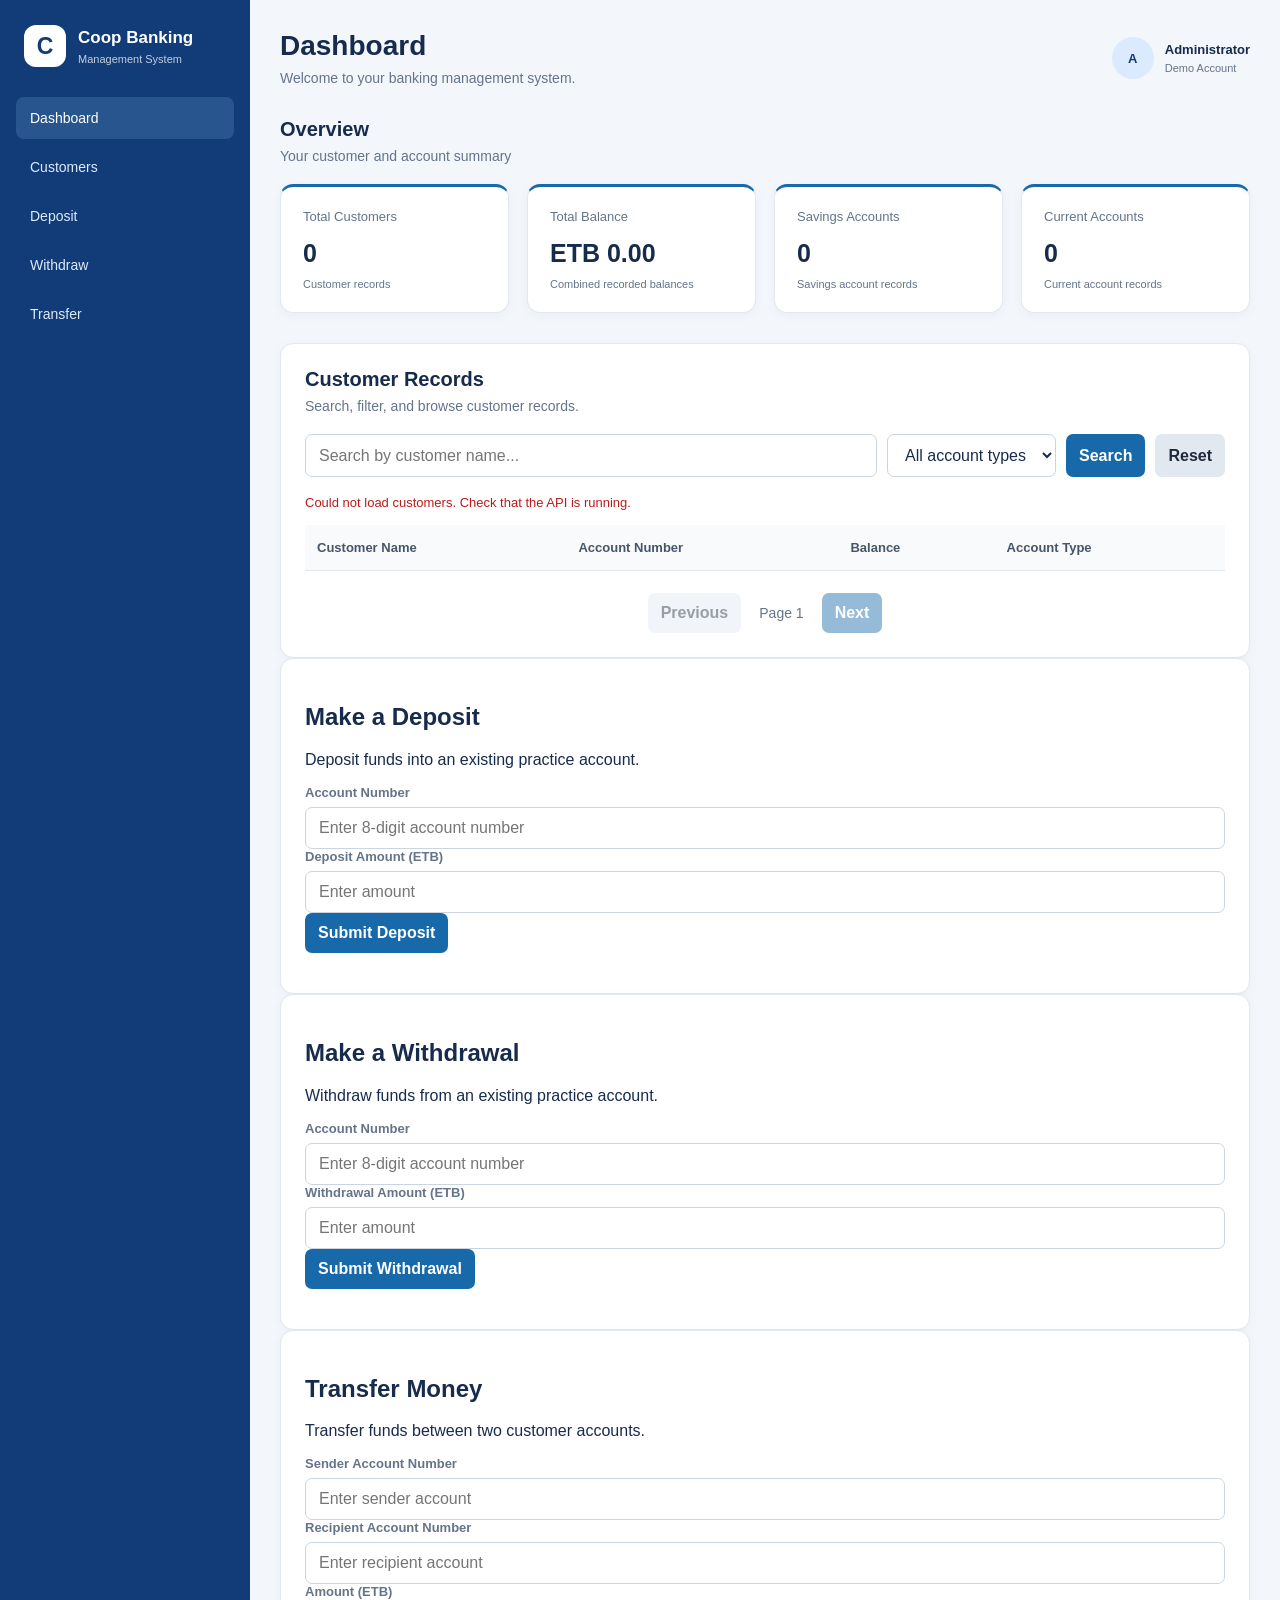
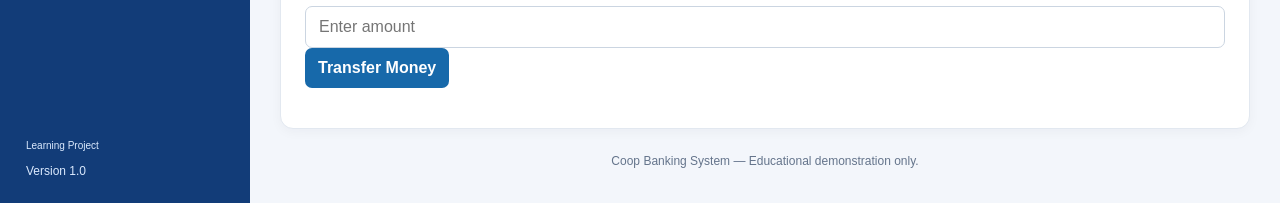
<file: banking_system/frontend/index.html>
<!DOCTYPE html>
<html lang="en">
<head>
    <meta charset="UTF-8">
    <meta name="viewport" content="width=device-width, initial-scale=1.0">
    <title>Coop Banking System</title>
    <link rel="stylesheet" href="style.css">
</head>
<body>
    <div class="app-layout">

        <aside class="sidebar">
            <div class="brand">
                <div class="brand-icon">C</div>
                <div>
                    <h2>Coop Banking</h2>
                    <small>Management System</small>
                </div>
            </div>

            <nav class="navigation">
                <a href="#dashboard" class="nav-link active" data-section="dashboard">Dashboard</a>
                <a href="#customers" class="nav-link" data-section="customers">Customers</a>
                <a href="#depositPanel" class="nav-link" data-section="depositPanel">Deposit</a>
                <a href="#withdrawPanel" class="nav-link" data-section="withdrawPanel">Withdraw</a>
                <a href="#transferPanel" class="nav-link" data-section="transferPanel">Transfer</a>
            </nav>

            <div class="sidebar-footer">
                <small>Learning Project</small>
                <p>Version 1.0</p>
            </div>
        </aside>

        <main class="main-content">
            <header class="topbar">
                <div>
                    <h1>Dashboard</h1>
                    <p>Welcome to your banking management system.</p>
                </div>
                <div class="user-profile">
                    <div class="avatar">A</div>
                    <div>
                        <strong>Administrator</strong>
                        <small>Demo Account</small>
                    </div>
                </div>
            </header>

            <!-- Dashboard Section -->
            <section id="dashboard" class="dashboard-section">
                <div class="section-heading">
                    <h2>Overview</h2>
                    <p>Your customer and account summary</p>
                </div>

                <div class="summary-grid">
                    <article class="summary-card">
                        <span class="card-label">Total Customers</span>
                        <strong id="totalCustomers">0</strong>
                        <small>Customer records</small>
                    </article>

                    <article class="summary-card">
                        <span class="card-label">Total Balance</span>
                        <strong id="totalBalance">ETB 0.00</strong>
                        <small>Combined recorded balances</small>
                    </article>

                    <article class="summary-card">
                        <span class="card-label">Savings Accounts</span>
                        <strong id="savingsAccounts">0</strong>
                        <small>Savings account records</small>
                    </article>

                    <article class="summary-card">
                        <span class="card-label">Current Accounts</span>
                        <strong id="currentAccounts">0</strong>
                        <small>Current account records</small>
                    </article>
                </div>
            </section>

            <!-- Customers Section -->
            <section id="customers" class="content-panel">
                <div class="section-heading">
                    <h2>Customer Records</h2>
                    <p>Search, filter, and browse customer records.</p>
                </div>

                <div class="toolbar">
                    <input type="text" id="searchName" placeholder="Search by customer name...">
                    <select id="accountType">
                        <option value="">All account types</option>
                        <option value="saving">Savings</option>
                        <option value="current">Current</option>
                    </select>
                    <button id="searchButton">Search</button>
                    <button id="resetButton" class="secondary">Reset</button>
                </div>

                <p id="message" aria-live="polite">Loading customers...</p>

                <div class="table-container">
                    <table>
                        <thead>
                            <tr>
                                <th>Customer Name</th>
                                <th>Account Number</th>
                                <th>Balance</th>
                                <th>Account Type</th>
                            </tr>
                        </thead>
                        <tbody id="customerTable"></tbody>
                    </table>
                </div>

                <div class="pagination">
                    <button id="previousButton" class="secondary" disabled>Previous</button>
                    <span id="pageInfo">Page 1</span>
                    <button id="nextButton" disabled>Next</button>
                </div>
            </section>

            <!-- Deposit Section -->
            <section id="depositPanel" class="content-panel">
                <h2>Make a Deposit</h2>
                <p>Deposit funds into an existing practice account.</p>

                <form id="depositForm">
                    <div class="filter-group">
                        <label for="depositAccount">Account Number</label>
                        <input type="text" id="depositAccount" required pattern="[0-9]{8}" maxlength="8" placeholder="Enter 8-digit account number">
                    </div>

                    <div class="filter-group">
                        <label for="depositAmount">Deposit Amount (ETB)</label>
                        <input type="number" id="depositAmount" required min="0.01" max="1000000" step="0.01" placeholder="Enter amount">
                    </div>

                    <button type="submit">Submit Deposit</button>
                </form>

                <p id="depositMessage" role="status" aria-live="polite"></p>
            </section>

            <!-- Withdrawal Section -->
            <section id="withdrawPanel" class="content-panel">
                <h2>Make a Withdrawal</h2>
                <p>Withdraw funds from an existing practice account.</p>

                <form id="withdrawForm">
                    <div class="filter-group">
                        <label for="withdrawAccount">Account Number</label>
                        <input type="text" id="withdrawAccount" required pattern="[0-9]{8}" maxlength="8" placeholder="Enter 8-digit account number">
                    </div>

                    <div class="filter-group">
                        <label for="withdrawAmount">Withdrawal Amount (ETB)</label>
                        <input type="number" id="withdrawAmount" required min="0.01" max="1000000" step="0.01" placeholder="Enter amount">
                    </div>

                    <button type="submit">Submit Withdrawal</button>
                </form>

                <p id="withdrawMessage" role="status" aria-live="polite"></p>
            </section>

            <!-- Transfer Section -->
            <section class="content-panel" id="transferPanel">
                <h2>Transfer Money</h2>
                <p>Transfer funds between two customer accounts.</p>

                <form id="transferForm">
                    <div class="filter-group">
                        <label for="senderAccount">Sender Account Number</label>
                        <input type="text" id="senderAccount" maxlength="8" pattern="[0-9]{8}" placeholder="Enter sender account" required>
                    </div>

                    <div class="filter-group">
                        <label for="recipientAccount">Recipient Account Number</label>
                        <input type="text" id="recipientAccount" maxlength="8" pattern="[0-9]{8}" placeholder="Enter recipient account" required>
                    </div>

                    <div class="filter-group">
                        <label for="transferAmount">Amount (ETB)</label>
                        <input type="number" id="transferAmount" min="0.01" max="1000000" step="0.01" placeholder="Enter amount" required>
                    </div>

                    <button type="submit">Transfer Money</button>
                    <p id="transferMessage" role="status" aria-live="polite"></p>
                </form>
            </section>

            <!-- Transfer Receipt Section -->
            <section class="content-panel" id="transferReceipt" hidden>
                <h2>Transfer Receipt</h2>
                <p><strong>Reference:</strong> <span id="receiptReference"></span></p>
                <p><strong>Sender Account:</strong> <span id="receiptSender"></span></p>
                <p><strong>Recipient Account:</strong> <span id="receiptRecipient"></span></p>
                <p><strong>Amount:</strong> <span id="receiptAmount"></span></p>
                <p><strong>Sender New Balance:</strong> <span id="receiptSenderBalance"></span></p>
                <label>
                    <input type="checkbox" id="showRecipientBalance"> show recipient's new balance on receipt
                </label>
                <p id="recipientBalanceRow" hidden>
                    <strong>Recipient New Balance:</strong> <span id="receiptRecipientBalance"></span>
                </p>
                <p><strong>Status:</strong> <span id="receiptStatus"></span></p>
                <p><strong>Date:</strong> <span id="receiptDate"></span></p>
                <button type="button" onclick="window.print()">Print Receipt</button>
            </section>

            <!-- Customer Details Panel -->
            <section id="customerDetails" class="content-panel details-panel" hidden>
                <div class="details-header">
                    <div>
                        <h2>Customer Details</h2>
                        <p>Account information and transaction history</p>
                    </div>
                    <button id="backToCustomers" class="secondary">Back to Customers</button>
                </div>

                <div class="details-grid">
                    <div class="detail-item">
                        <span>Customer Name</span>
                        <strong id="detailName">—</strong>
                    </div>
                    <div class="detail-item">
                        <span>Account Number</span>
                        <strong id="detailAccount">—</strong>
                    </div>
                    <div class="detail-item">
                        <span>Account Type</span>
                        <strong id="detailType">—</strong>
                    </div>
                    <div class="detail-item">
                        <span>Balance</span>
                        <strong id="detailBalance">—</strong>
                    </div>
                </div>
                <div class="transaction-report">
                <h3>Transaction History</h3>

                <div class="summary-grid">
                    <article class="summary-card">
                        <span class="card-label">Total Deposit</span>
                        <strong id="reportDeposits">ETB 0.00</strong>
                    </article>

                    <article class="summary-card">
                        <span class="card-label">Total Withdrawals</span>
                        <strong id="reportWithdrawals">ETB 0.00</strong>
                    </article>

                    <article class="summary-card">
                        <span class="card-label">Total Transfers</span>
                        <strong id="reportTransfers">ETB 0.00</strong>
                    </article>
                </div>
                
                <div class="transaction-controls">
                    <div class="filter-group">
                        <label for="transactionFilter">Transaction Type</label>
                        <select id="transactionFilter">
                            <option value="ALL">All Transactions</option>
                            <option value="DEPOSIT">Deposits</option>
                            <option value="WITHDRAWAL">Withdrawals</option>
                            <option value="TRANSFER">Transfers</option>
                        </select>
                    </div>   
                    <button type="button" id="exportTransactions">
                        Export Transactions
                    </button>
                    <div class="filter-group">
                        <label for="transactionSort">Sort By</label>
                        <select id="transactionSort">
                            <option value="NEWEST">Newest First</option>
                            <option value="OLDEST">Oldest First</option>
                            <option value="HIGH_AMOUNT">Highest Amount</option>
                            <option value="LOW_AMOUNT">Lowest Amount</option>
                        </select>
                    </div>   
                </div>

                <p id="transactionMessage" aria-live="polite">Select a customer to view transactions.</p>

                <div class="table-container">
                    <table>
                        <thead>
                            <tr>
                                <th>Type</th>
                                <th>Amount</th>
                                <th>Status</th>
                                <th>Description</th>
                                <th>Date</th>
                            </tr>
                        </thead>
                        <tbody id="transactionTable"></tbody>
                    </table>
                </div>
            </section>

            <footer class="page-footer">
                Coop Banking System — Educational demonstration only.
            </footer>
        </main>
    </div>

    <script src="app.js"></script>
</body>
</html>
</file>
<file: banking_system/frontend/style.css>
* {
    box-sizing: border-box;
}

:root {
    --navy: #123c78;
    --blue: #1769aa;
    --background: #f3f6fb;
    --text: #172b4d;
    --muted: #64748b;
    --border: #e2e8f0;
    --white: #ffffff;
}

body {
    margin: 0;
    font-family: "Segoe UI", Arial, sans-serif;
    background: var(--background);
    color: var(--text);
}

.app-layout {
    display: flex;
    min-height: 100vh;
}

.sidebar {
    width: 250px;
    flex-shrink: 0;
    background: var(--navy);
    color: white;
    padding: 25px 16px;
    display: flex;
    flex-direction: column;
}

.brand {
    display: flex;
    align-items: center;
    gap: 12px;
    padding: 0 8px 30px;
}

.brand-icon {
    width: 42px;
    height: 42px;
    border-radius: 12px;
    background: white;
    color: var(--navy);
    display: grid;
    place-items: center;
    font-size: 23px;
    font-weight: 800;
}

.brand h2 {
    margin: 0;
    font-size: 17px;
}

.brand small,
.user-profile small {
    display: block;
    margin-top: 5px;
    opacity: 0.75;
    font-size: 11px;
}

.navigation {
    display: grid;
    gap: 7px;
}

.nav-link {
    padding: 13px 14px;
    border-radius: 8px;
    color: #dbeafe;
    text-decoration: none;
    font-size: 14px;
    transition: background 0.2s;
}

.nav-link:hover,
.nav-link.active {
    background: #28558e;
    color: white;
}

.sidebar-footer {
    margin-top: auto;
    padding: 25px 10px 0;
    color: #dbeafe;
    font-size: 12px;
}

.sidebar-footer p {
    margin-bottom: 0;
}

.main-content {
    flex: 1;
    min-width: 0;
    padding: 30px;
}

.topbar {
    display: flex;
    justify-content: space-between;
    align-items: center;
    gap: 20px;
    margin-bottom: 32px;
}

.topbar h1 {
    margin: 0 0 8px;
    font-size: 28px;
}

.topbar p,
.section-heading p {
    margin: 0;
    color: var(--muted);
    font-size: 14px;
}

.user-profile {
    display: flex;
    align-items: center;
    gap: 11px;
    font-size: 13px;
}

.user-profile small {
    color: var(--muted);
    opacity: 1;
}

.avatar {
    width: 42px;
    height: 42px;
    border-radius: 50%;
    display: grid;
    place-items: center;
    background: #dbeafe;
    color: var(--navy);
    font-weight: 700;
}

.section-heading {
    margin-bottom: 20px;
}

.section-heading h2 {
    margin: 0 0 7px;
    font-size: 20px;
}

.summary-grid {
    display: grid;
    grid-template-columns: repeat(4, minmax(0, 1fr));
    gap: 18px;
    margin-bottom: 30px;
}

.summary-card,
.content-panel {
    background: var(--white);
    border: 1px solid var(--border);
    border-radius: 13px;
    box-shadow: 0 3px 12px rgb(15 23 42 / 4%);
}

.summary-card {
    padding: 22px;
    border-top: 3px solid var(--blue);
}

.card-label {
    display: block;
    color: var(--muted);
    font-size: 13px;
    margin-bottom: 15px;
}

.summary-card strong {
    display: block;
    font-size: 25px;
    overflow-wrap: anywhere;
}

.summary-card small {
    display: block;
    color: var(--muted);
    margin-top: 10px;
    font-size: 11px;
}

.content-panel {
    padding: 24px;
}

.toolbar {
    display: flex;
    flex-wrap: wrap;
    gap: 10px;
    margin-bottom: 18px;
}

input,
select,
button {
    font: inherit;
    border-radius: 7px;
    padding: 11px 13px;
}

input,
select {
    border: 1px solid #cbd5e1;
    background: white;
    color: var(--text);
}

input {
    flex: 1;
    min-width: 190px;
}

button {
    border: none;
    background: var(--blue);
    color: white;
    cursor: pointer;
    font-weight: 600;
}

button:hover:not(:disabled) {
    filter: brightness(0.94);
}

button.secondary {
    background: #e2e8f0;
    color: #1e293b;
}

button:disabled {
    opacity: 0.45;
    cursor: not-allowed;
}

#message {
    color: var(--muted);
    font-size: 13px;
    margin: 15px 0;
}

#message.error {
    color: #b91c1c;
}

.table-container {
    width: 100%;
    overflow-x: auto;
}

table {
    width: 100%;
    border-collapse: collapse;
    text-align: left;
    font-size: 13px;
}

th,
td {
    padding: 15px 12px;
    border-bottom: 1px solid var(--border);
    white-space: nowrap;
}

th {
    background: #f8fafc;
    color: #475569;
    font-weight: 600;
}

tbody tr:hover {
    background: #f8fbff;
}

.pagination {
    display: flex;
    align-items: center;
    justify-content: center;
    gap: 18px;
    margin-top: 22px;
    flex-wrap: wrap;
}

#pageInfo {
    color: var(--muted);
    font-size: 14px;
}

.page-footer {
    text-align: center;
    color: var(--muted);
    font-size: 12px;
    padding: 25px 0 5px;
}

@media (max-width: 1100px) {
    .summary-grid {
        grid-template-columns: repeat(2, minmax(0, 1fr));
    }
}

@media (max-width: 760px) {
    .app-layout {
        flex-direction: column;
    }

    .sidebar {
        width: 100%;
        padding: 16px;
    }

    .brand {
        padding-bottom: 18px;
    }

    .navigation {
        display: flex;
        overflow-x: auto;
    }

    .nav-link {
        white-space: nowrap;
    }

    .sidebar-footer {
        display: none;
    }

    .main-content {
        padding: 18px;
    }

    .topbar {
        align-items: flex-start;
        flex-direction: column;
    }

    .summary-grid {
        grid-template-columns: 1fr;
    }

    .content-panel {
        padding: 16px;
    }
}


.details-panel {
    margin-top: 24px;
}

.details-header {
    display: flex;
    justify-content: space-between;
    align-items: center;
    gap: 16px;
    margin-bottom: 25px;
}

.details-header h2 {
    margin: 0 0 7px;
}

.details-header p {
    margin: 0;
    color: var(--muted);
    font-size: 14px;
}

.details-grid {
    display: grid;
    grid-template-columns: repeat(2, minmax(0, 1fr));
    gap: 16px;
    margin-bottom: 30px;
}

.detail-item {
    display: flex;
    flex-direction: column;
    gap: 9px;
    padding: 18px;
    border: 1px solid var(--border);
    border-radius: 9px;
    background: #f8fafc;
    overflow-wrap: anywhere;
}

.detail-item span {
    color: var(--muted);
    font-size: 12px;
}

.detail-item strong {
    font-size: 16px;
}

.details-panel h3 {
    margin-bottom: 10px;
}

@media (max-width: 600px) {
    .details-header {
        align-items: flex-start;
        flex-direction: column;
    }

    .details-grid {
        grid-template-columns: 1fr;
    }
}


.customer-name-button {
    background: transparent;
    color: var(--blue);
    padding: 0;
    text-align: left;
    font-weight: 600;
}

.customer-name-button:hover {
    text-decoration: underline;
}

.transaction-badge {
    display: inline-block;
    padding: 5px 10px;
    border-radius: 999px;
    font-size: 12px;
    font-weight: 700;
    text-transform: uppercase;
}

.transaction-badge.success {
    background: #dcfce7;
    color: #166534;
}

.transaction-badge.failed {
    background: #fee2e2;
    color: #991b1b;
}

.transaction-badge.pending {
    background: #fef3c7;
    color: #92400e;
}

.transaction-type {
    font-weight: 600;
}

.transaction-amount {
    font-weight: 600;
}

.transaction-controls {
    display: flex;
    gap: 20px;
    margin: 20px 0;
    flex-wrap: wrap;
}

.filter-group {
    display: flex;
    flex-direction: column;
    gap: 7px;
}

.filter-group label {
    font-size: 13px;
    font-weight: 600;
    color: var(--muted);
}

.filter-group select {
    min-width: 190px;
    padding: 10px 12px;
    border: 1px solid var(--border);
    border-radius: 7px;
    background: white;
    font-size: 14px;
}

.filter-group select:focus {
    outline: none;
    border-color: var(--blue);
}


/* Hide elements marked as hidden */
[hidden] {
    display: none !important;
}
</file>
